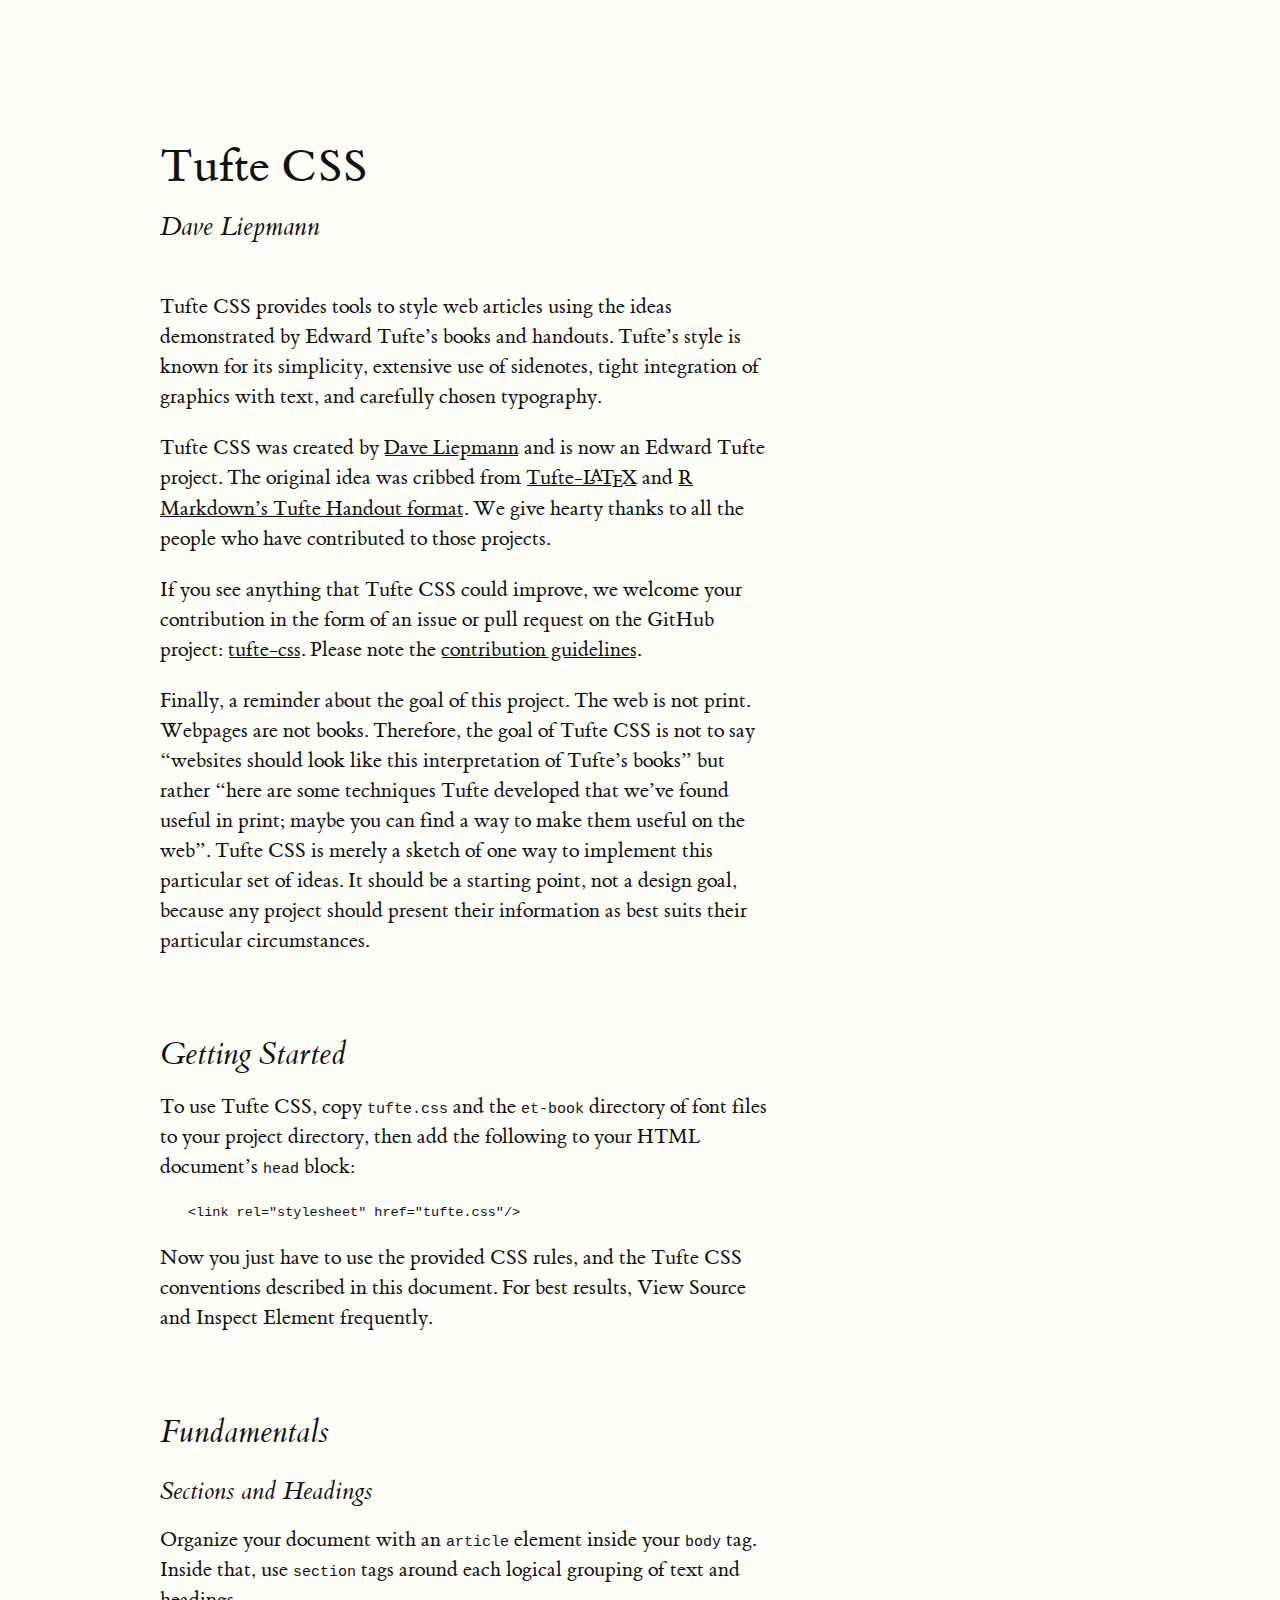
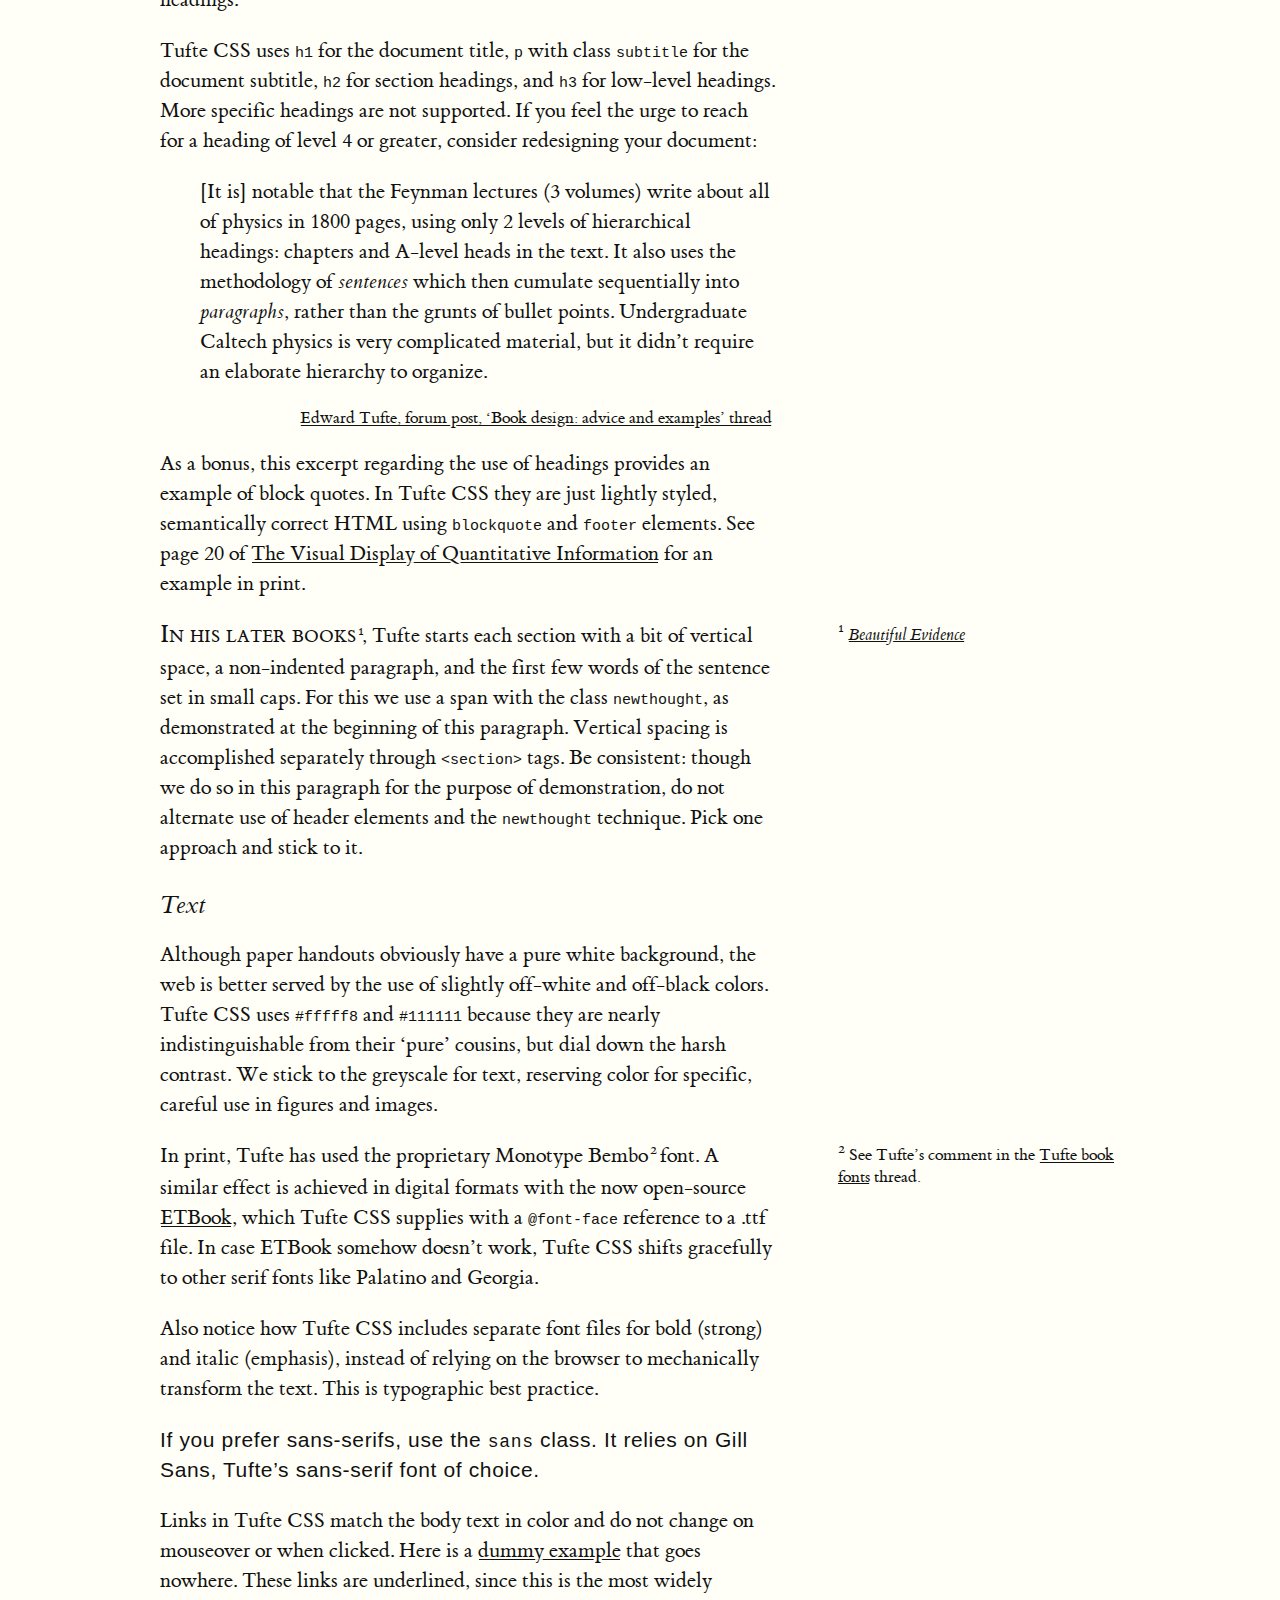
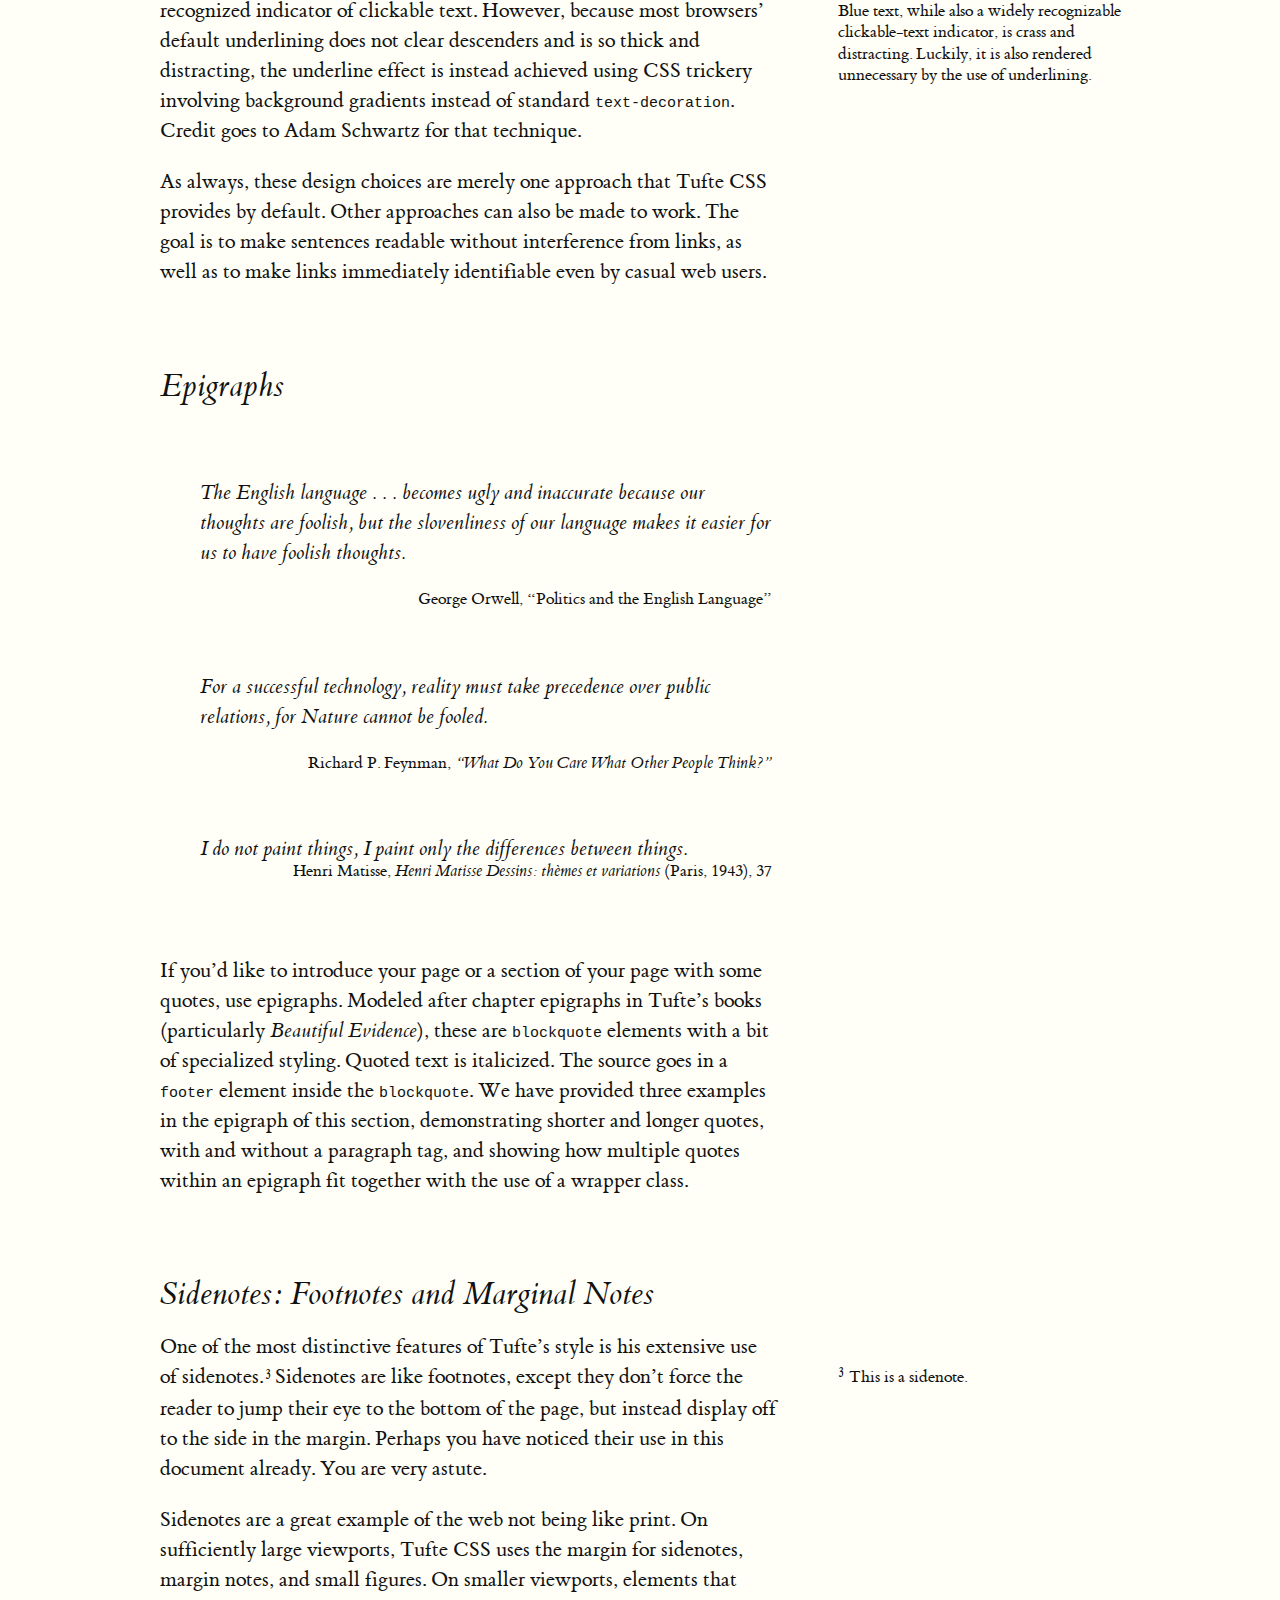
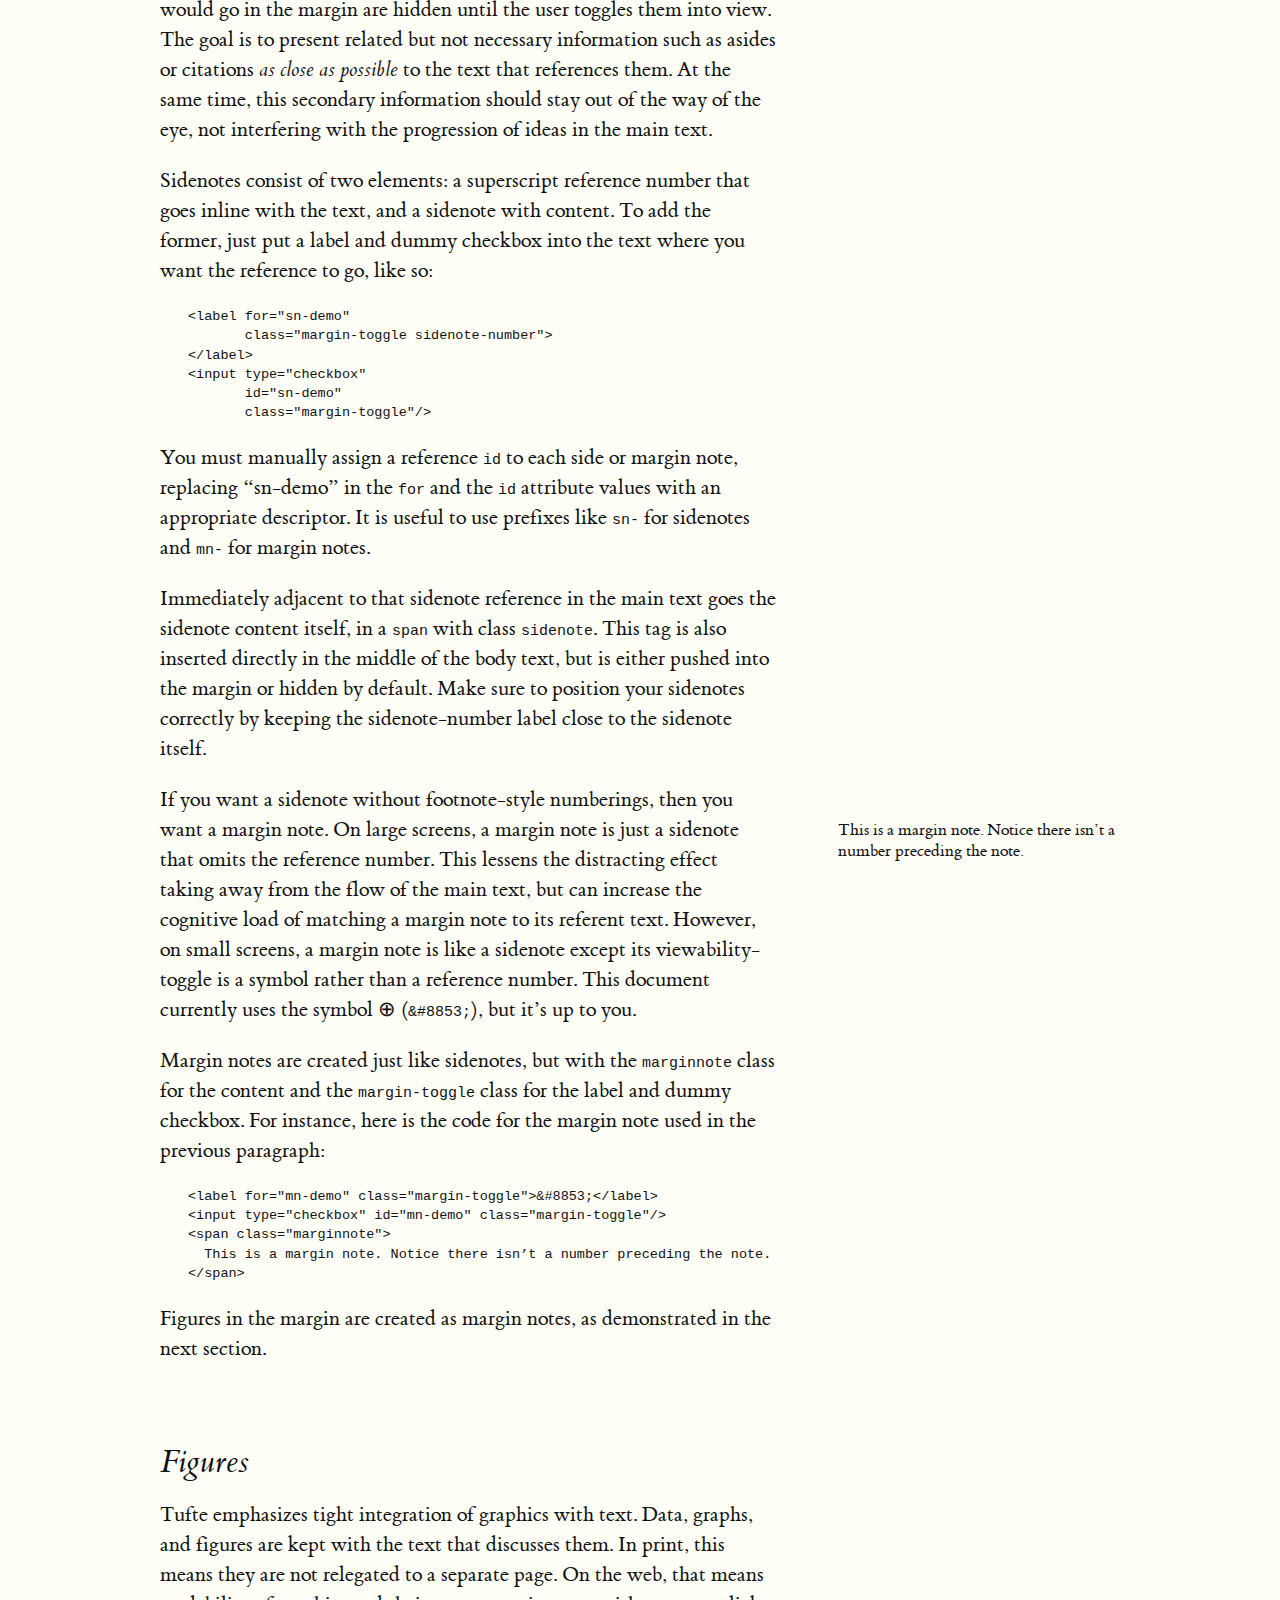
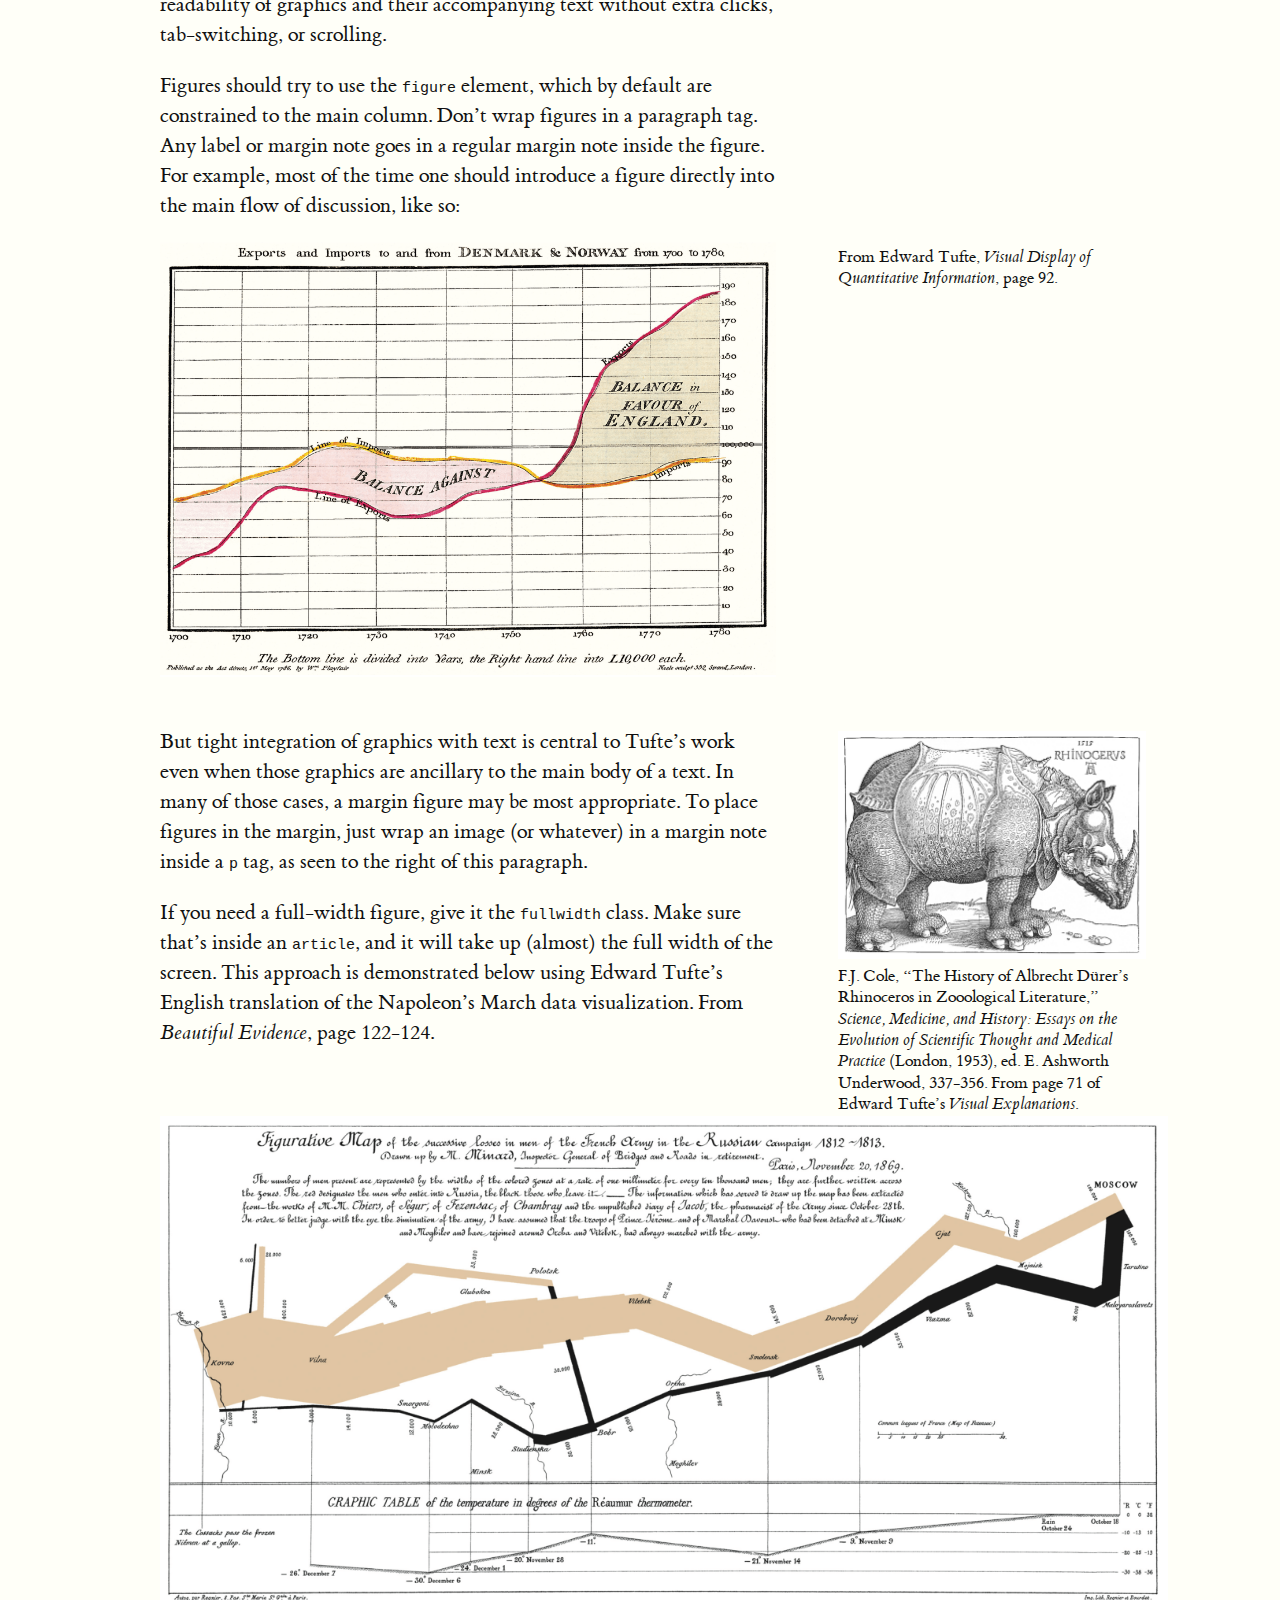
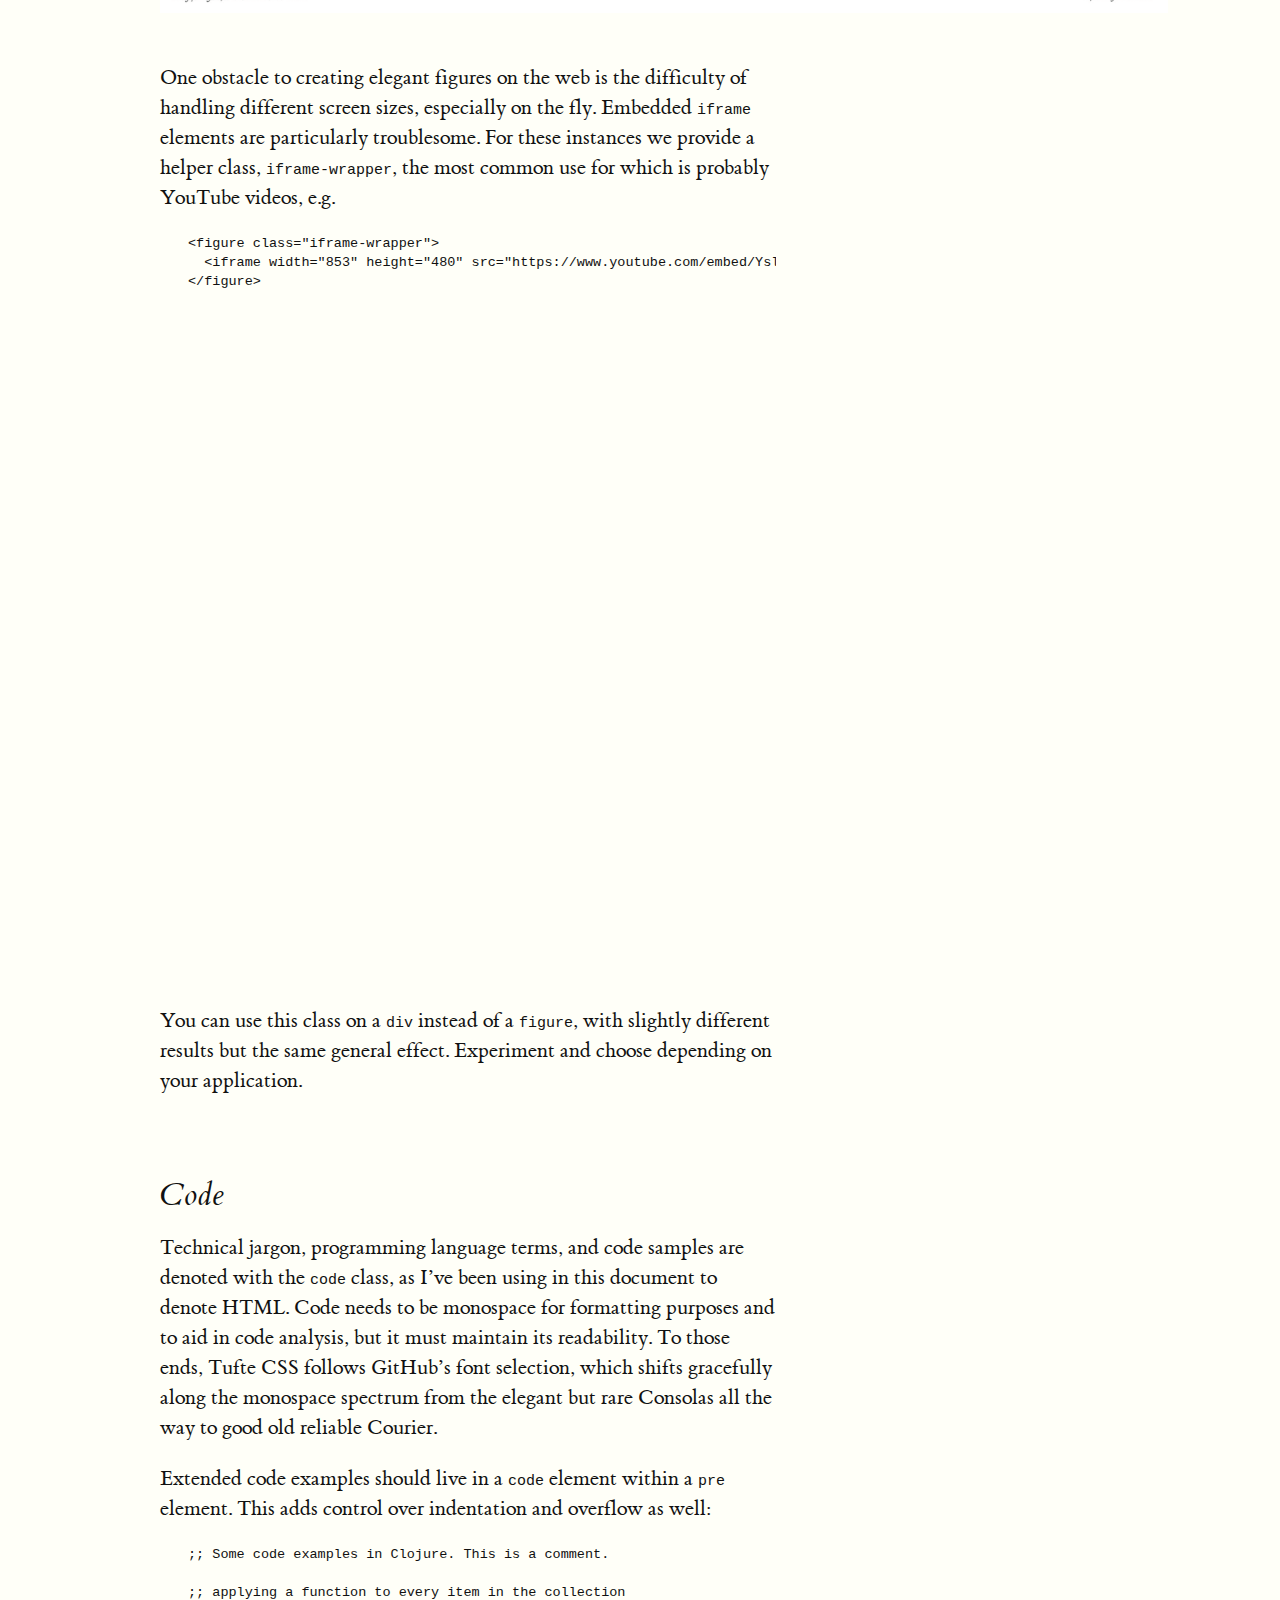
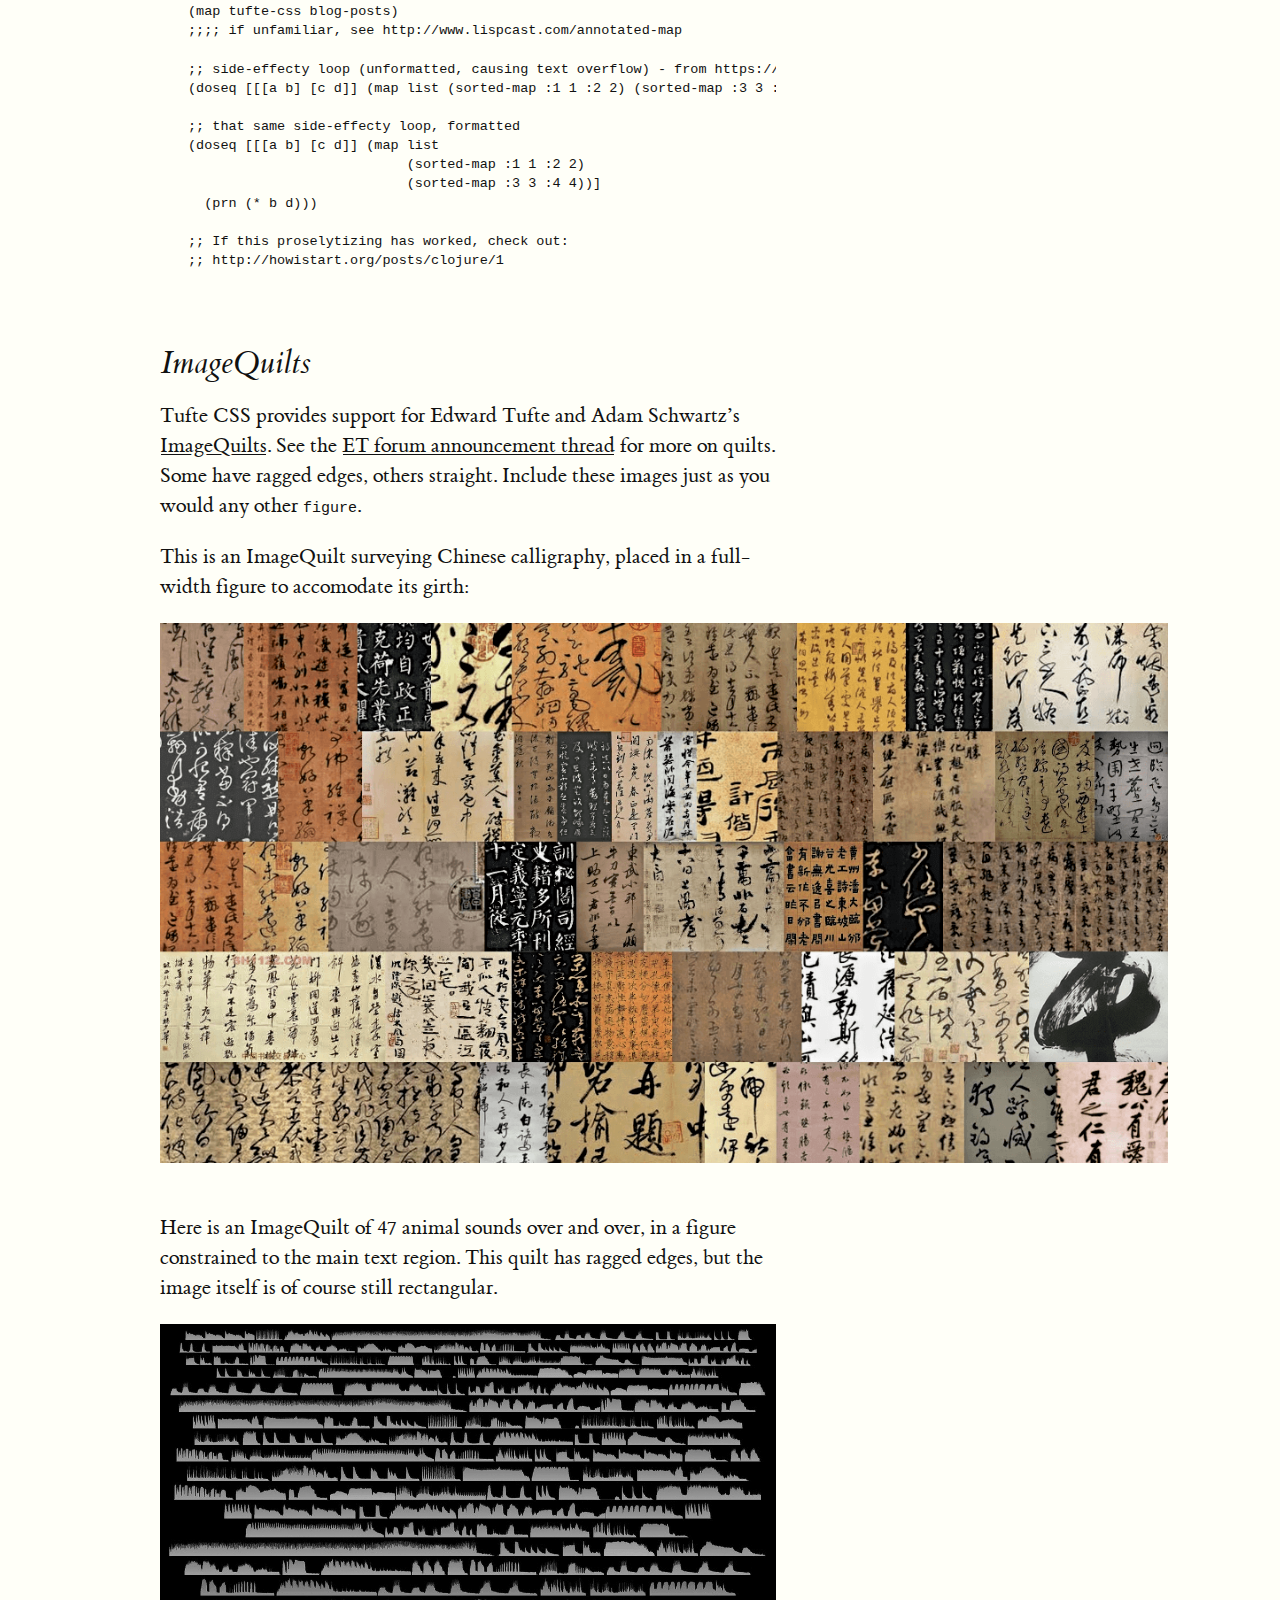
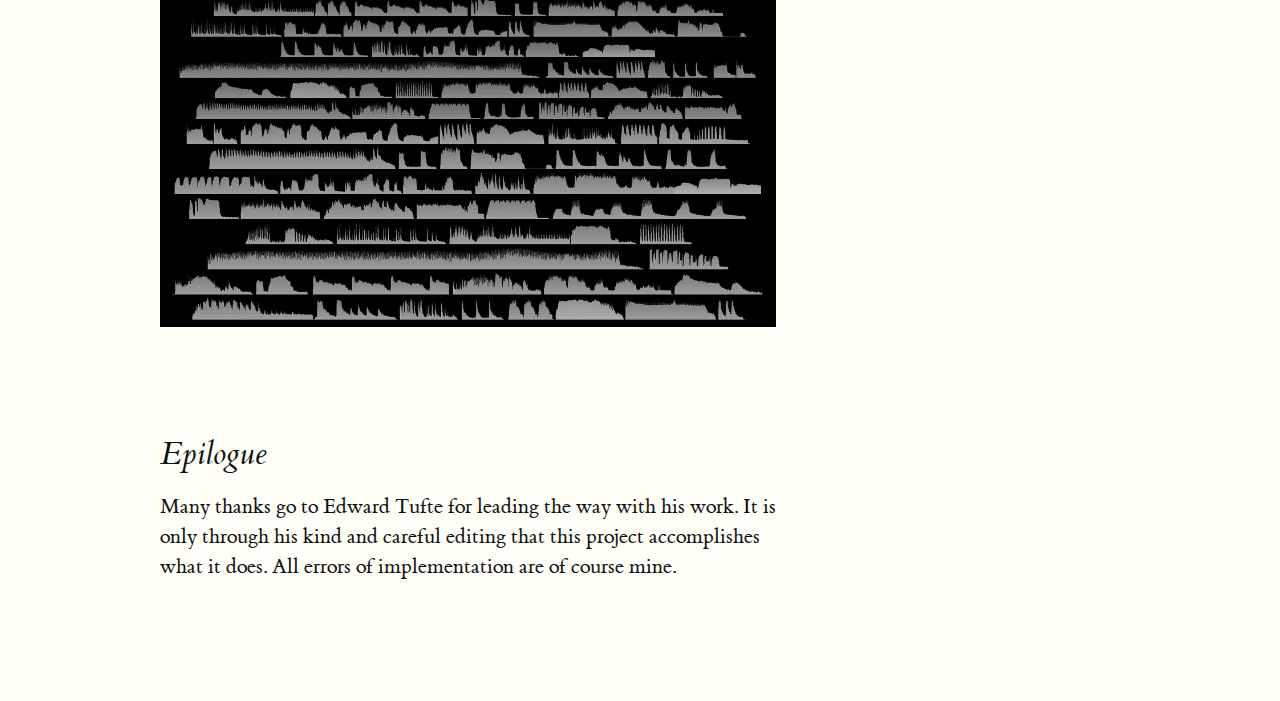
<file: css/tufte-css/index.html>
<!DOCTYPE html>
<html lang="en">
  <head>
    <meta charset="utf-8"/>
    <title>Tufte CSS</title>
    <link rel="stylesheet" href="tufte.css"/>
    <link rel="stylesheet" href="latex.css"/>
    <meta name="viewport" content="width=device-width, initial-scale=1">
  </head>

  <body>
    <article>
      <h1 id="tufte-css">Tufte CSS</h1>
      <p class="subtitle">Dave Liepmann</p>
      <section>
        <p>Tufte CSS provides tools to style web articles using the ideas demonstrated by Edward Tufte’s books and handouts. Tufte’s style is known for its simplicity, extensive use of sidenotes, tight integration of graphics with text, and carefully chosen typography.</p>
        <p>Tufte CSS was created by <a href="http://www.daveliepmann.com">Dave Liepmann</a> and is now an Edward Tufte project. The original idea was cribbed from <a href="https://tufte-latex.github.io/tufte-latex/">Tufte-<span class="latex">L<span class="latex-sup">a</span>T<span class="latex-sub">e</span>X</span></a> and <a href="http://rmarkdown.rstudio.com/tufte_handout_format.html">R Markdown’s Tufte Handout format</a>. We give hearty thanks to all the people who have contributed to those projects.</p>
        <p>If you see anything that Tufte CSS could improve, we welcome your contribution in the form of an issue or pull request on the GitHub project: <a href="https://github.com/edwardtufte/tufte-css">tufte-css</a>. Please note the <a href="https://github.com/edwardtufte/tufte-css#contributing">contribution guidelines</a>.</p>
        <p>Finally, a reminder about the goal of this project. The web is not print. Webpages are not books. Therefore, the goal of Tufte CSS is not to say “websites should look like this interpretation of Tufte’s books” but rather “here are some techniques Tufte developed that we’ve found useful in print; maybe you can find a way to make them useful on the web”. Tufte CSS is merely a sketch of one way to implement this particular set of ideas. It should be a starting point, not a design goal, because any project should present their information as best suits their particular circumstances.</p>
      </section>

      <section>
        <h2 id="getting-started">Getting Started</h2>
        <p>To use Tufte CSS, copy <code>tufte.css</code> and the <code>et-book</code> directory of font files to your project directory, then add the following to your HTML document’s <code>head</code> block:</p>

        <pre><code>&lt;link rel="stylesheet" href="tufte.css"/&gt;</code></pre>

        <p>Now you just have to use the provided CSS rules, and the Tufte CSS conventions described in this document. For best results, View Source and Inspect Element frequently.</p>
      </section>

      <section>
        <h2 id="fundamentals">Fundamentals</h2>
        <h3 id="fundamentals--sections-and-headers">Sections and Headings</h3>
        <p>Organize your document with an <code>article</code> element inside your <code>body</code> tag. Inside that, use <code>section</code> tags around each logical grouping of text and headings.</p>
        <p>Tufte CSS uses <code>h1</code> for the document title, <code>p</code> with class <code>subtitle</code> for the document subtitle, <code>h2</code> for section headings, and <code>h3</code> for low-level headings. More specific headings are not supported. If you feel the urge to reach for a heading of level 4 or greater, consider redesigning your document:</p>
        <blockquote cite="http://www.edwardtufte.com/bboard/q-and-a-fetch-msg?msg_id=0000hB">
          <p>[It is] notable that the Feynman lectures (3 volumes) write about all of physics in 1800 pages, using only 2 levels of hierarchical headings: chapters and A-level heads in the text. It also uses the methodology of <em>sentences</em> which then cumulate sequentially into <em>paragraphs</em>, rather than the grunts of bullet points. Undergraduate Caltech physics is very complicated material, but it didn’t require an elaborate hierarchy to organize.</p>
          <footer><a href="http://www.edwardtufte.com/bboard/q-and-a-fetch-msg?msg_id=0000hB">Edward Tufte, forum post, ‘Book design: advice and examples’ thread</a></footer>
        </blockquote>
        <p>As a bonus, this excerpt regarding the use of headings provides an example of block quotes. In Tufte CSS they are just lightly styled, semantically correct HTML using <code>blockquote</code> and <code>footer</code> elements. See page 20 of <a href="https://www.edwardtufte.com/tufte/books_vdqi">The Visual Display of Quantitative Information</a> for an example in print.</p>
        <p><span class="newthought">In his later books<label for="sn-in-his-later-books" class="margin-toggle sidenote-number"></label></span><input type="checkbox" id="sn-in-his-later-books" class="margin-toggle"/><span class="sidenote"><a href="http://www.edwardtufte.com/tufte/books_be"><em>Beautiful Evidence</em></a></span>, Tufte starts each section with a bit of vertical space, a non-indented paragraph, and the first few words of the sentence set in small caps. For this we use a span with the class <code>newthought</code>, as demonstrated at the beginning of this paragraph. Vertical spacing is accomplished separately through <code>&lt;section&gt;</code> tags. Be consistent: though we do so in this paragraph for the purpose of demonstration, do not alternate use of header elements and the <code>newthought</code> technique. Pick one approach and stick to it.</p>

        <h3 id="fundamentals--text">Text</h3>
        <p>Although paper handouts obviously have a pure white background, the web is better served by the use of slightly off-white and off-black colors. Tufte CSS uses <code>#fffff8</code> and <code>#111111</code> because they are nearly indistinguishable from their ‘pure’ cousins, but dial down the harsh contrast. We stick to the greyscale for text, reserving color for specific, careful use in figures and images.</p>
        <p>In print, Tufte has used the proprietary Monotype Bembo<label for="sn-proprietary-monotype-bembo" class="margin-toggle sidenote-number"></label><input type="checkbox" id="sn-proprietary-monotype-bembo" class="margin-toggle"/><span class="sidenote">See Tufte’s comment in the <a href="http://www.edwardtufte.com/bboard/q-and-a-fetch-msg?msg_id=0000Vt">Tufte book fonts</a> thread.</span> font. A similar effect is achieved in digital formats with the now open-source <a href="https://github.com/edwardtufte/et-book">ETBook</a>, which Tufte CSS supplies with a <code>@font-face</code> reference to a .ttf file. In case ETBook somehow doesn’t work, Tufte CSS shifts gracefully to other serif fonts like Palatino and Georgia.</p>
        <p>Also notice how Tufte CSS includes separate font files for bold (strong) and italic (emphasis), instead of relying on the browser to mechanically transform the text. This is typographic best practice.</p>
        <p class="sans">If you prefer sans-serifs, use the <code>sans</code> class. It relies on Gill Sans, Tufte’s sans-serif font of choice.</p>
        <p>Links in Tufte CSS match the body text in color and do not change on mouseover or when clicked. Here is a <a href="#">dummy example</a> that goes nowhere. These links are underlined, since this is the most widely recognized indicator of clickable text. <label for="mn-blue-links" class="margin-toggle">&#8853;</label><input type="checkbox" id="mn-blue-links" class="margin-toggle"/><span class="marginnote">Blue text, while also a widely recognizable clickable-text indicator, is crass and distracting. Luckily, it is also rendered unnecessary by the use of underlining.</span> However, because most browsers’ default underlining does not clear descenders and is so thick and distracting, the underline effect is instead achieved using CSS trickery involving background gradients instead of standard <code>text-decoration</code>. Credit goes to Adam Schwartz for that technique.</p>
        <p>As always, these design choices are merely one approach that Tufte CSS provides by default. Other approaches can also be made to work. The goal is to make sentences readable without interference from links, as well as to make links immediately identifiable even by casual web users.</p>
      </section>

      <section>
        <h2 id="epigraphs">Epigraphs</h2>
        <div class="epigraph">
          <blockquote>
            <p>The English language . . . becomes ugly and inaccurate because our thoughts are foolish, but the slovenliness of our language makes it easier for us to have foolish thoughts.</p>
            <footer>George Orwell, “Politics and the English Language”</footer>
          </blockquote>
          <blockquote>
            <p>For a successful technology, reality must take precedence over public relations, for Nature cannot be fooled.</p>
            <footer>Richard P. Feynman, <cite>“What Do You Care What Other People Think?”</cite></footer>
          </blockquote>
          <blockquote>I do not paint things, I paint only the differences between things.<footer>Henri Matisse, <cite>Henri Matisse Dessins: thèmes et variations</cite> (Paris, 1943), 37</footer></blockquote>
        </div>
        <p>If you’d like to introduce your page or a section of your page with some quotes, use epigraphs. Modeled after chapter epigraphs in Tufte’s books (particularly <em>Beautiful Evidence</em>), these are <code>blockquote</code> elements with a bit of specialized styling. Quoted text is italicized. The source goes in a <code>footer</code> element inside the <code>blockquote</code>. We have provided three examples in the epigraph of this section, demonstrating shorter and longer quotes, with and without a paragraph tag, and showing how multiple quotes within an epigraph fit together with the use of a wrapper class.</p>
      </section>

      <section>
        <h2 id="sidenotes">Sidenotes: Footnotes and Marginal Notes</h2>
        <p>One of the most distinctive features of Tufte’s style is his extensive use of sidenotes.<label for="sn-extensive-use-of-sidenotes" class="margin-toggle sidenote-number"></label><input type="checkbox" id="sn-extensive-use-of-sidenotes" class="margin-toggle"/><span class="sidenote">This is a sidenote.</span> Sidenotes are like footnotes, except they don’t force the reader to jump their eye to the bottom of the page, but instead display off to the side in the margin. Perhaps you have noticed their use in this document already. You are very astute.</p>
        <p>Sidenotes are a great example of the web not being like print. On sufficiently large viewports, Tufte CSS uses the margin for sidenotes, margin notes, and small figures. On smaller viewports, elements that would go in the margin are hidden until the user toggles them into view. The goal is to present related but not necessary information such as asides or citations <em>as close as possible</em> to the text that references them. At the same time, this secondary information should stay out of the way of the eye, not interfering with the progression of ideas in the main text.</p>
        <p>Sidenotes consist of two elements: a superscript reference number that goes inline with the text, and a sidenote with content. To add the former, just put a label and dummy checkbox into the text where you want the reference to go, like so:</p>
        <pre><code>&lt;label for="sn-demo"
       class="margin-toggle sidenote-number"&gt;
&lt;/label&gt;
&lt;input type="checkbox"
       id="sn-demo"
       class="margin-toggle"/&gt;</code></pre>
        <p>You must manually assign a reference <code>id</code> to each side or margin note, replacing “sn-demo” in the <code>for</code> and the <code>id</code> attribute values with an appropriate descriptor. It is useful to use prefixes like <code>sn-</code> for sidenotes and <code>mn-</code> for margin notes.</p>
        <p>Immediately adjacent to that sidenote reference in the main text goes the sidenote content itself, in a <code>span</code> with class <code>sidenote</code>. This tag is also inserted directly in the middle of the body text, but is either pushed into the margin or hidden by default. Make sure to position your sidenotes correctly by keeping the sidenote-number label close to the sidenote itself.</p>
        <p>If you want a sidenote without footnote-style numberings, then you want a margin note.
          <label for="mn-demo" class="margin-toggle">&#8853;</label>
          <input type="checkbox" id="mn-demo" class="margin-toggle"/>
          <span class="marginnote">
            This is a margin note. Notice there isn’t a number preceding the note.
          </span> On large screens, a margin note is just a sidenote that omits the reference number. This lessens the distracting effect taking away from the flow of the main text, but can increase the cognitive load of matching a margin note to its referent text. However, on small screens, a margin note is like a sidenote except its viewability-toggle is a symbol rather than a reference number. This document currently uses the symbol &#8853; (<code>&amp;#8853;</code>), but it’s up to you.</p>
        <p>Margin notes are created just like sidenotes, but with the <code>marginnote</code> class for the content and the <code>margin-toggle</code> class for the label and dummy checkbox. For instance, here is the code for the margin note used in the previous paragraph:</p>
        <pre><code>&lt;label for="mn-demo" class="margin-toggle"&gt;&amp;#8853;&lt;/label&gt;
&lt;input type="checkbox" id="mn-demo" class="margin-toggle"/&gt;
&lt;span class="marginnote"&gt;
  This is a margin note. Notice there isn’t a number preceding the note.
&lt;/span&gt;</code></pre>
        <p>Figures in the margin are created as margin notes, as demonstrated in the next section.</p>
      </section>

      <section>
        <h2 id="figures">Figures</h2>
        <p>Tufte emphasizes tight integration of graphics with text. Data, graphs, and figures are kept with the text that discusses them. In print, this means they are not relegated to a separate page. On the web, that means readability of graphics and their accompanying text without extra clicks, tab-switching, or scrolling.</p>
        <p>Figures should try to use the <code>figure</code> element, which by default are constrained to the main column. Don’t wrap figures in a paragraph tag. Any label or margin note goes in a regular margin note inside the figure. For example, most of the time one should introduce a figure directly into the main flow of discussion, like so:</p>
        <figure>
          <label for="mn-exports-imports" class="margin-toggle">&#8853;</label><input type="checkbox" id="mn-exports-imports" class="margin-toggle"/><span class="marginnote">From Edward Tufte, <em>Visual Display of Quantitative Information</em>, page 92.</span>
          <img src="img/exports-imports.png" alt="Exports and Imports to and from Denmark & Norway from 1700 to 1780" />
        </figure>

        <p><label for="mn-figure-1" class="margin-toggle">&#8853;</label><input type="checkbox" id="mn-figure-1" class="margin-toggle"/><span class="marginnote"><img src="img/rhino.png" alt="Image of a Rhinoceros"/>F.J. Cole, “The History of Albrecht Dürer’s Rhinoceros in Zooological Literature,” <em>Science, Medicine, and History: Essays on the Evolution of Scientific Thought and Medical Practice</em> (London, 1953), ed. E. Ashworth Underwood, 337-356. From page 71 of Edward Tufte’s <em>Visual Explanations</em>.</span> But tight integration of graphics with text is central to Tufte’s work even when those graphics are ancillary to the main body of a text. In many of those cases, a margin figure may be most appropriate. To place figures in the margin, just wrap an image (or whatever) in a margin note inside a <code>p</code> tag, as seen to the right of this paragraph.</p>
        <p>If you need a full-width figure, give it the <code>fullwidth</code> class. Make sure that’s inside an <code>article</code>, and it will take up (almost) the full width of the screen. This approach is demonstrated below using Edward Tufte’s English translation of the Napoleon’s March data visualization. From <em>Beautiful Evidence</em>, page 122-124.</p>
        <figure class="fullwidth">
          <img src="img/napoleons-march.png" alt="Figurative map of the successive losses of the French Army in the Russian campaign, 1812-1813" />
        </figure>
        <p>One obstacle to creating elegant figures on the web is the difficulty of handling different screen sizes, especially on the fly. Embedded <code>iframe</code> elements are particularly troublesome. For these instances we provide a helper class, <code>iframe-wrapper</code>, the most common use for which is probably YouTube videos, e.g.</p>
        <pre><code>&lt;figure class="iframe-wrapper"&gt;
  &lt;iframe width="853" height="480" src="https://www.youtube.com/embed/YslQ2625TR4" frameborder="0" allowfullscreen&gt;&lt;/iframe&gt;
&lt;/figure&gt;</code></pre>
        <figure class="iframe-wrapper">
          <iframe width="853" height="480" src="https://www.youtube.com/embed/YslQ2625TR4" frameborder="0" allowfullscreen></iframe>
        </figure>
        <p>You can use this class on a <code>div</code> instead of a <code>figure</code>, with slightly different results but the same general effect. Experiment and choose depending on your application.</p>
      </section>

      <section>
        <h2 id="code">Code</h2>
        <p>Technical jargon, programming language terms, and code samples are denoted with the <code>code</code> class, as I’ve been using in this document to denote HTML. Code needs to be monospace for formatting purposes and to aid in code analysis, but it must maintain its readability. To those ends, Tufte CSS follows GitHub’s font selection, which shifts gracefully along the monospace spectrum from the elegant but rare Consolas all the way to good old reliable Courier.</p>
        <p>Extended code examples should live in a <code>code</code> element within a <code>pre</code> element. This adds control over indentation and overflow as well:</p>
        <pre><code>;; Some code examples in Clojure. This is a comment.

;; applying a function to every item in the collection
(map tufte-css blog-posts)
;;;; if unfamiliar, see http://www.lispcast.com/annotated-map

;; side-effecty loop (unformatted, causing text overflow) - from https://clojuredocs.org/clojure.core/doseq
(doseq [[[a b] [c d]] (map list (sorted-map :1 1 :2 2) (sorted-map :3 3 :4 4))] (prn (* b d)))

;; that same side-effecty loop, formatted
(doseq [[[a b] [c d]] (map list
                           (sorted-map :1 1 :2 2)
                           (sorted-map :3 3 :4 4))]
  (prn (* b d)))

;; If this proselytizing has worked, check out:
;; http://howistart.org/posts/clojure/1</code></pre>
      </section>

      <section>
        <h2 id="imagequilts">ImageQuilts</h2>
        <p>Tufte CSS provides support for Edward Tufte and Adam Schwartz’s <a href="http://imagequilts.com/">ImageQuilts</a>. See the <a href="http://www.edwardtufte.com/bboard/q-and-a-fetch-msg?msg_id=0003wk">ET forum announcement thread</a> for more on quilts. Some have ragged edges, others straight. Include these images just as you would any other <code>figure</code>.</p>
        <p>This is an ImageQuilt surveying Chinese calligraphy, placed in a full-width figure to accomodate its girth:</p>
        <figure class="fullwidth"><img src="img/imagequilt-chinese-calligraphy.png" alt="Image of Chinese Calligraphy"/></figure>
        <p>Here is an ImageQuilt of 47 animal sounds over and over, in a figure constrained to the main text region. This quilt has ragged edges, but the image itself is of course still rectangular.</p>
        <figure><img src="img/imagequilt-animal-sounds.png" alt="Image of animal sounds"/></figure>
      </section>

      <section>
        <h2 id="epilogue">Epilogue</h2>
        <p>Many thanks go to Edward Tufte for leading the way with his work. It is only through his kind and careful editing that this project accomplishes what it does. All errors of implementation are of course mine.</p>
      </section>
    </article>
  </body>
</html>
</file>
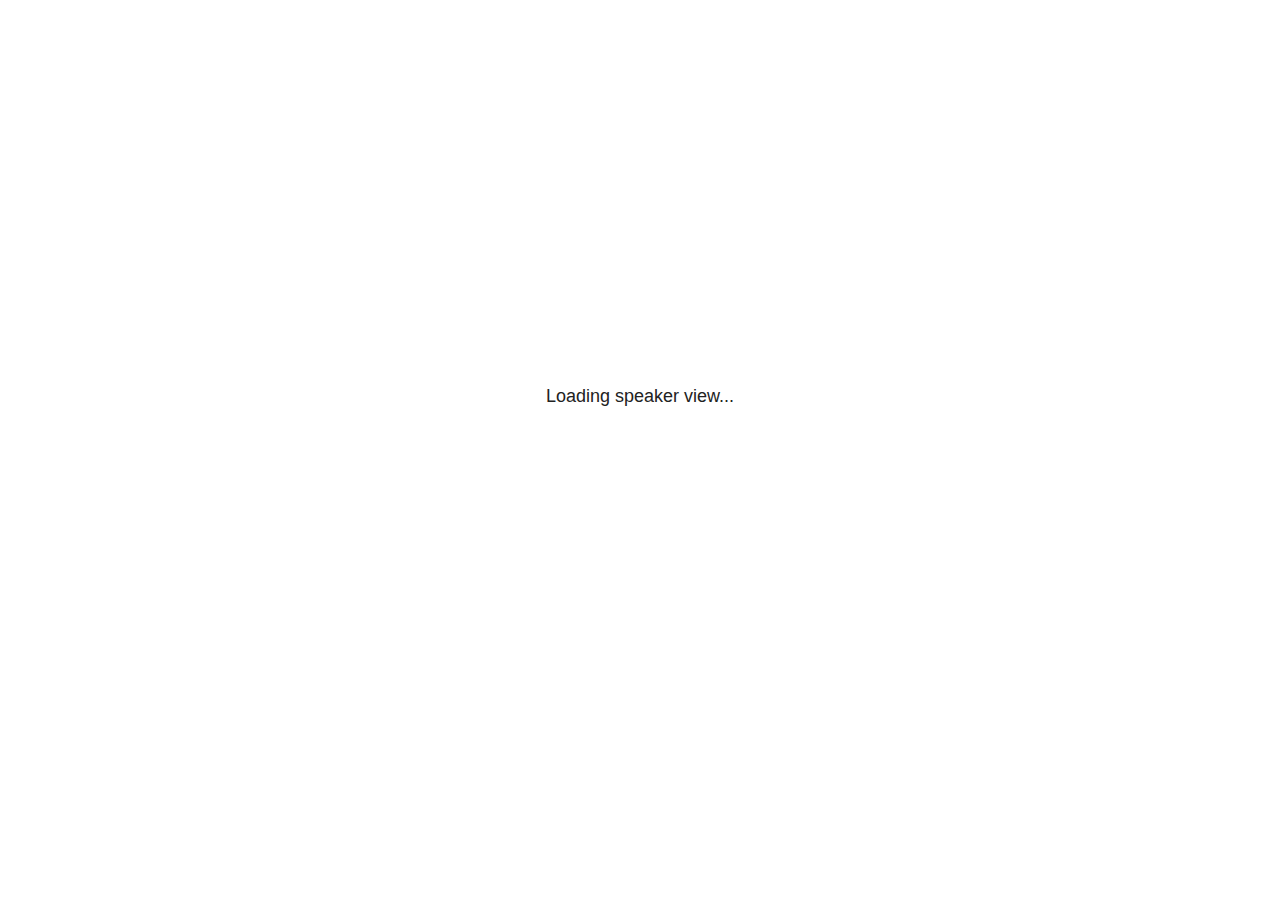
<file: plugin/notes/speaker-view.html>
<html lang="en">
	<head>
		<meta charset="utf-8">

		<title>reveal.js - Speaker View</title>

		<style>
			body {
				font-family: Helvetica;
				font-size: 18px;
			}

			#current-slide,
			#upcoming-slide,
			#speaker-controls {
				padding: 6px;
				box-sizing: border-box;
				-moz-box-sizing: border-box;
			}

			#current-slide iframe,
			#upcoming-slide iframe {
				width: 100%;
				height: 100%;
				border: 1px solid #ddd;
			}

			#current-slide .label,
			#upcoming-slide .label {
				position: absolute;
				top: 10px;
				left: 10px;
				z-index: 2;
			}

			#connection-status {
				position: absolute;
				top: 0;
				left: 0;
				width: 100%;
				height: 100%;
				z-index: 20;
				padding: 30% 20% 20% 20%;
				font-size: 18px;
				color: #222;
				background: #fff;
				text-align: center;
				box-sizing: border-box;
				line-height: 1.4;
			}

			.overlay-element {
				height: 34px;
				line-height: 34px;
				padding: 0 10px;
				text-shadow: none;
				background: rgba( 220, 220, 220, 0.8 );
				color: #222;
				font-size: 14px;
			}

			.overlay-element.interactive:hover {
				background: rgba( 220, 220, 220, 1 );
			}

			#current-slide {
				position: absolute;
				width: 60%;
				height: 100%;
				top: 0;
				left: 0;
				padding-right: 0;
			}

			#upcoming-slide {
				position: absolute;
				width: 40%;
				height: 40%;
				right: 0;
				top: 0;
			}

			/* Speaker controls */
			#speaker-controls {
				position: absolute;
				top: 40%;
				right: 0;
				width: 40%;
				height: 60%;
				overflow: auto;
				font-size: 18px;
			}

				.speaker-controls-time.hidden,
				.speaker-controls-notes.hidden {
					display: none;
				}

				.speaker-controls-time .label,
				.speaker-controls-pace .label,
				.speaker-controls-notes .label {
					text-transform: uppercase;
					font-weight: normal;
					font-size: 0.66em;
					color: #666;
					margin: 0;
				}

				.speaker-controls-time, .speaker-controls-pace {
					border-bottom: 1px solid rgba( 200, 200, 200, 0.5 );
					margin-bottom: 10px;
					padding: 10px 16px;
					padding-bottom: 20px;
					cursor: pointer;
				}

				.speaker-controls-time .reset-button {
					opacity: 0;
					float: right;
					color: #666;
					text-decoration: none;
				}
				.speaker-controls-time:hover .reset-button {
					opacity: 1;
				}

				.speaker-controls-time .timer,
				.speaker-controls-time .clock {
					width: 50%;
				}

				.speaker-controls-time .timer,
				.speaker-controls-time .clock,
				.speaker-controls-time .pacing .hours-value,
				.speaker-controls-time .pacing .minutes-value,
				.speaker-controls-time .pacing .seconds-value {
					font-size: 1.9em;
				}

				.speaker-controls-time .timer {
					float: left;
				}

				.speaker-controls-time .clock {
					float: right;
					text-align: right;
				}

				.speaker-controls-time span.mute {
					opacity: 0.3;
				}

				.speaker-controls-time .pacing-title {
					margin-top: 5px;
				}

				.speaker-controls-time .pacing.ahead {
					color: blue;
				}

				.speaker-controls-time .pacing.on-track {
					color: green;
				}

				.speaker-controls-time .pacing.behind {
					color: red;
				}

				.speaker-controls-notes {
					padding: 10px 16px;
				}

				.speaker-controls-notes .value {
					margin-top: 5px;
					line-height: 1.4;
					font-size: 1.2em;
				}

			/* Layout selector */
			#speaker-layout {
				position: absolute;
				top: 10px;
				right: 10px;
				color: #222;
				z-index: 10;
			}
				#speaker-layout select {
					position: absolute;
					width: 100%;
					height: 100%;
					top: 0;
					left: 0;
					border: 0;
					box-shadow: 0;
					cursor: pointer;
					opacity: 0;

					font-size: 1em;
					background-color: transparent;

					-moz-appearance: none;
					-webkit-appearance: none;
					-webkit-tap-highlight-color: rgba(0, 0, 0, 0);
				}

				#speaker-layout select:focus {
					outline: none;
					box-shadow: none;
				}

			.clear {
				clear: both;
			}

			/* Speaker layout: Wide */
			body[data-speaker-layout="wide"] #current-slide,
			body[data-speaker-layout="wide"] #upcoming-slide {
				width: 50%;
				height: 45%;
				padding: 6px;
			}

			body[data-speaker-layout="wide"] #current-slide {
				top: 0;
				left: 0;
			}

			body[data-speaker-layout="wide"] #upcoming-slide {
				top: 0;
				left: 50%;
			}

			body[data-speaker-layout="wide"] #speaker-controls {
				top: 45%;
				left: 0;
				width: 100%;
				height: 50%;
				font-size: 1.25em;
			}

			/* Speaker layout: Tall */
			body[data-speaker-layout="tall"] #current-slide,
			body[data-speaker-layout="tall"] #upcoming-slide {
				width: 45%;
				height: 50%;
				padding: 6px;
			}

			body[data-speaker-layout="tall"] #current-slide {
				top: 0;
				left: 0;
			}

			body[data-speaker-layout="tall"] #upcoming-slide {
				top: 50%;
				left: 0;
			}

			body[data-speaker-layout="tall"] #speaker-controls {
				padding-top: 40px;
				top: 0;
				left: 45%;
				width: 55%;
				height: 100%;
				font-size: 1.25em;
			}

			/* Speaker layout: Notes only */
			body[data-speaker-layout="notes-only"] #current-slide,
			body[data-speaker-layout="notes-only"] #upcoming-slide {
				display: none;
			}

			body[data-speaker-layout="notes-only"] #speaker-controls {
				padding-top: 40px;
				top: 0;
				left: 0;
				width: 100%;
				height: 100%;
				font-size: 1.25em;
			}

			@media screen and (max-width: 1080px) {
				body[data-speaker-layout="default"] #speaker-controls {
					font-size: 16px;
				}
			}

			@media screen and (max-width: 900px) {
				body[data-speaker-layout="default"] #speaker-controls {
					font-size: 14px;
				}
			}

			@media screen and (max-width: 800px) {
				body[data-speaker-layout="default"] #speaker-controls {
					font-size: 12px;
				}
			}

		</style>
	</head>

	<body>

		<div id="connection-status">Loading speaker view...</div>

		<div id="current-slide"></div>
		<div id="upcoming-slide"><span class="overlay-element label">Upcoming</span></div>
		<div id="speaker-controls">
			<div class="speaker-controls-time">
				<h4 class="label">Time <span class="reset-button">Click to Reset</span></h4>
				<div class="clock">
					<span class="clock-value">0:00 AM</span>
				</div>
				<div class="timer">
					<span class="hours-value">00</span><span class="minutes-value">:00</span><span class="seconds-value">:00</span>
				</div>
				<div class="clear"></div>

				<h4 class="label pacing-title" style="display: none">Pacing – Time to finish current slide</h4>
				<div class="pacing" style="display: none">
					<span class="hours-value">00</span><span class="minutes-value">:00</span><span class="seconds-value">:00</span>
				</div>
			</div>

			<div class="speaker-controls-notes hidden">
				<h4 class="label">Notes</h4>
				<div class="value"></div>
			</div>
		</div>
		<div id="speaker-layout" class="overlay-element interactive">
			<span class="speaker-layout-label"></span>
			<select class="speaker-layout-dropdown"></select>
		</div>

		<script>

			(function() {

				var notes,
					notesValue,
					currentState,
					currentSlide,
					upcomingSlide,
					layoutLabel,
					layoutDropdown,
					pendingCalls = {},
					lastRevealApiCallId = 0,
					connected = false;

				var SPEAKER_LAYOUTS = {
					'default': 'Default',
					'wide': 'Wide',
					'tall': 'Tall',
					'notes-only': 'Notes only'
				};

				setupLayout();

				var connectionStatus = document.querySelector( '#connection-status' );
				var connectionTimeout = setTimeout( function() {
					connectionStatus.innerHTML = 'Error connecting to main window.<br>Please try closing and reopening the speaker view.';
				}, 5000 );

				window.addEventListener( 'message', function( event ) {

					clearTimeout( connectionTimeout );
					connectionStatus.style.display = 'none';

					var data = JSON.parse( event.data );

					// The overview mode is only useful to the reveal.js instance
					// where navigation occurs so we don't sync it
					if( data.state ) delete data.state.overview;

					// Messages sent by the notes plugin inside of the main window
					if( data && data.namespace === 'reveal-notes' ) {
						if( data.type === 'connect' ) {
							handleConnectMessage( data );
						}
						else if( data.type === 'state' ) {
							handleStateMessage( data );
						}
						else if( data.type === 'return' ) {
							pendingCalls[data.callId](data.result);
							delete pendingCalls[data.callId];
						}
					}
					// Messages sent by the reveal.js inside of the current slide preview
					else if( data && data.namespace === 'reveal' ) {
						if( /ready/.test( data.eventName ) ) {
							// Send a message back to notify that the handshake is complete
							window.opener.postMessage( JSON.stringify({ namespace: 'reveal-notes', type: 'connected'} ), '*' );
						}
						else if( /slidechanged|fragmentshown|fragmenthidden|paused|resumed/.test( data.eventName ) && currentState !== JSON.stringify( data.state ) ) {

							window.opener.postMessage( JSON.stringify({ method: 'setState', args: [ data.state ]} ), '*' );

						}
					}

				} );

				/**
				 * Asynchronously calls the Reveal.js API of the main frame.
				 */
				function callRevealApi( methodName, methodArguments, callback ) {

					var callId = ++lastRevealApiCallId;
					pendingCalls[callId] = callback;
					window.opener.postMessage( JSON.stringify( {
						namespace: 'reveal-notes',
						type: 'call',
						callId: callId,
						methodName: methodName,
						arguments: methodArguments
					} ), '*' );

				}

				/**
				 * Called when the main window is trying to establish a
				 * connection.
				 */
				function handleConnectMessage( data ) {

					if( connected === false ) {
						connected = true;

						setupIframes( data );
						setupKeyboard();
						setupNotes();
						setupTimer();
					}

				}

				/**
				 * Called when the main window sends an updated state.
				 */
				function handleStateMessage( data ) {

					// Store the most recently set state to avoid circular loops
					// applying the same state
					currentState = JSON.stringify( data.state );

					// No need for updating the notes in case of fragment changes
					if ( data.notes ) {
						notes.classList.remove( 'hidden' );
						notesValue.style.whiteSpace = data.whitespace;
						if( data.markdown ) {
							notesValue.innerHTML = marked( data.notes );
						}
						else {
							notesValue.innerHTML = data.notes;
						}
					}
					else {
						notes.classList.add( 'hidden' );
					}

					// Update the note slides
					currentSlide.contentWindow.postMessage( JSON.stringify({ method: 'setState', args: [ data.state ] }), '*' );
					upcomingSlide.contentWindow.postMessage( JSON.stringify({ method: 'setState', args: [ data.state ] }), '*' );
					upcomingSlide.contentWindow.postMessage( JSON.stringify({ method: 'next' }), '*' );

				}

				// Limit to max one state update per X ms
				handleStateMessage = debounce( handleStateMessage, 200 );

				/**
				 * Forward keyboard events to the current slide window.
				 * This enables keyboard events to work even if focus
				 * isn't set on the current slide iframe.
				 *
				 * Block F5 default handling, it reloads and disconnects
				 * the speaker notes window.
				 */
				function setupKeyboard() {

					document.addEventListener( 'keydown', function( event ) {
						if( event.keyCode === 116 || ( event.metaKey && event.keyCode === 82 ) ) {
							event.preventDefault();
							return false;
						}
						currentSlide.contentWindow.postMessage( JSON.stringify({ method: 'triggerKey', args: [ event.keyCode ] }), '*' );
					} );

				}

				/**
				 * Creates the preview iframes.
				 */
				function setupIframes( data ) {

					var params = [
						'receiver',
						'progress=false',
						'history=false',
						'transition=none',
						'autoSlide=0',
						'backgroundTransition=none'
					].join( '&' );

					var urlSeparator = /\?/.test(data.url) ? '&' : '?';
					var hash = '#/' + data.state.indexh + '/' + data.state.indexv;
					var currentURL = data.url + urlSeparator + params + '&postMessageEvents=true' + hash;
					var upcomingURL = data.url + urlSeparator + params + '&controls=false' + hash;

					currentSlide = document.createElement( 'iframe' );
					currentSlide.setAttribute( 'width', 1280 );
					currentSlide.setAttribute( 'height', 1024 );
					currentSlide.setAttribute( 'src', currentURL );
					document.querySelector( '#current-slide' ).appendChild( currentSlide );

					upcomingSlide = document.createElement( 'iframe' );
					upcomingSlide.setAttribute( 'width', 640 );
					upcomingSlide.setAttribute( 'height', 512 );
					upcomingSlide.setAttribute( 'src', upcomingURL );
					document.querySelector( '#upcoming-slide' ).appendChild( upcomingSlide );

				}

				/**
				 * Setup the notes UI.
				 */
				function setupNotes() {

					notes = document.querySelector( '.speaker-controls-notes' );
					notesValue = document.querySelector( '.speaker-controls-notes .value' );

				}

				function getTimings( callback ) {

					callRevealApi( 'getSlidesAttributes', [], function ( slideAttributes ) {
						callRevealApi( 'getConfig', [], function ( config ) {
							var totalTime = config.totalTime;
							var minTimePerSlide = config.minimumTimePerSlide || 0;
							var defaultTiming = config.defaultTiming;
							if ((defaultTiming == null) && (totalTime == null)) {
								callback(null);
								return;
							}
							// Setting totalTime overrides defaultTiming
							if (totalTime) {
								defaultTiming = 0;
							}
							var timings = [];
							for ( var i in slideAttributes ) {
								var slide = slideAttributes[ i ];
								var timing = defaultTiming;
								if( slide.hasOwnProperty( 'data-timing' )) {
									var t = slide[ 'data-timing' ];
									timing = parseInt(t);
									if( isNaN(timing) ) {
										console.warn("Could not parse timing '" + t + "' of slide " + i + "; using default of " + defaultTiming);
										timing = defaultTiming;
									}
								}
								timings.push(timing);
							}
							if ( totalTime ) {
								// After we've allocated time to individual slides, we summarize it and
								// subtract it from the total time
								var remainingTime = totalTime - timings.reduce( function(a, b) { return a + b; }, 0 );
								// The remaining time is divided by the number of slides that have 0 seconds
								// allocated at the moment, giving the average time-per-slide on the remaining slides
								var remainingSlides = (timings.filter( function(x) { return x == 0 }) ).length
								var timePerSlide = Math.round( remainingTime / remainingSlides, 0 )
								// And now we replace every zero-value timing with that average
								timings = timings.map( function(x) { return (x==0 ? timePerSlide : x) } );
							}
							var slidesUnderMinimum = timings.filter( function(x) { return (x < minTimePerSlide) } ).length
							if ( slidesUnderMinimum ) {
								message = "The pacing time for " + slidesUnderMinimum + " slide(s) is under the configured minimum of " + minTimePerSlide + " seconds. Check the data-timing attribute on individual slides, or consider increasing the totalTime or minimumTimePerSlide configuration options (or removing some slides).";
								alert(message);
							}
							callback( timings );
						} );
					} );

				}

				/**
				 * Return the number of seconds allocated for presenting
				 * all slides up to and including this one.
				 */
				function getTimeAllocated( timings, callback ) {

					callRevealApi( 'getSlidePastCount', [], function ( currentSlide ) {
						var allocated = 0;
						for (var i in timings.slice(0, currentSlide + 1)) {
							allocated += timings[i];
						}
						callback( allocated );
					} );

				}

				/**
				 * Create the timer and clock and start updating them
				 * at an interval.
				 */
				function setupTimer() {

					var start = new Date(),
					timeEl = document.querySelector( '.speaker-controls-time' ),
					clockEl = timeEl.querySelector( '.clock-value' ),
					hoursEl = timeEl.querySelector( '.hours-value' ),
					minutesEl = timeEl.querySelector( '.minutes-value' ),
					secondsEl = timeEl.querySelector( '.seconds-value' ),
					pacingTitleEl = timeEl.querySelector( '.pacing-title' ),
					pacingEl = timeEl.querySelector( '.pacing' ),
					pacingHoursEl = pacingEl.querySelector( '.hours-value' ),
					pacingMinutesEl = pacingEl.querySelector( '.minutes-value' ),
					pacingSecondsEl = pacingEl.querySelector( '.seconds-value' );

					var timings = null;
					getTimings( function ( _timings ) {

						timings = _timings;
						if (_timings !== null) {
							pacingTitleEl.style.removeProperty('display');
							pacingEl.style.removeProperty('display');
						}

						// Update once directly
						_updateTimer();

						// Then update every second
						setInterval( _updateTimer, 1000 );

					} );


					function _resetTimer() {

						if (timings == null) {
							start = new Date();
							_updateTimer();
						}
						else {
							// Reset timer to beginning of current slide
							getTimeAllocated( timings, function ( slideEndTimingSeconds ) {
								var slideEndTiming = slideEndTimingSeconds * 1000;
								callRevealApi( 'getSlidePastCount', [], function ( currentSlide ) {
									var currentSlideTiming = timings[currentSlide] * 1000;
									var previousSlidesTiming = slideEndTiming - currentSlideTiming;
									var now = new Date();
									start = new Date(now.getTime() - previousSlidesTiming);
									_updateTimer();
								} );
							} );
						}

					}

					timeEl.addEventListener( 'click', function() {
						_resetTimer();
						return false;
					} );

					function _displayTime( hrEl, minEl, secEl, time) {

						var sign = Math.sign(time) == -1 ? "-" : "";
						time = Math.abs(Math.round(time / 1000));
						var seconds = time % 60;
						var minutes = Math.floor( time / 60 ) % 60 ;
						var hours = Math.floor( time / ( 60 * 60 )) ;
						hrEl.innerHTML = sign + zeroPadInteger( hours );
						if (hours == 0) {
							hrEl.classList.add( 'mute' );
						}
						else {
							hrEl.classList.remove( 'mute' );
						}
						minEl.innerHTML = ':' + zeroPadInteger( minutes );
						if (hours == 0 && minutes == 0) {
							minEl.classList.add( 'mute' );
						}
						else {
							minEl.classList.remove( 'mute' );
						}
						secEl.innerHTML = ':' + zeroPadInteger( seconds );
					}

					function _updateTimer() {

						var diff, hours, minutes, seconds,
						now = new Date();

						diff = now.getTime() - start.getTime();

						clockEl.innerHTML = now.toLocaleTimeString( 'en-US', { hour12: true, hour: '2-digit', minute:'2-digit' } );
						_displayTime( hoursEl, minutesEl, secondsEl, diff );
						if (timings !== null) {
							_updatePacing(diff);
						}

					}

					function _updatePacing(diff) {

						getTimeAllocated( timings, function ( slideEndTimingSeconds ) {
							var slideEndTiming = slideEndTimingSeconds * 1000;

							callRevealApi( 'getSlidePastCount', [], function ( currentSlide ) {
								var currentSlideTiming = timings[currentSlide] * 1000;
								var timeLeftCurrentSlide = slideEndTiming - diff;
								if (timeLeftCurrentSlide < 0) {
									pacingEl.className = 'pacing behind';
								}
								else if (timeLeftCurrentSlide < currentSlideTiming) {
									pacingEl.className = 'pacing on-track';
								}
								else {
									pacingEl.className = 'pacing ahead';
								}
								_displayTime( pacingHoursEl, pacingMinutesEl, pacingSecondsEl, timeLeftCurrentSlide );
							} );
						} );
					}

				}

				/**
				 * Sets up the speaker view layout and layout selector.
				 */
				function setupLayout() {

					layoutDropdown = document.querySelector( '.speaker-layout-dropdown' );
					layoutLabel = document.querySelector( '.speaker-layout-label' );

					// Render the list of available layouts
					for( var id in SPEAKER_LAYOUTS ) {
						var option = document.createElement( 'option' );
						option.setAttribute( 'value', id );
						option.textContent = SPEAKER_LAYOUTS[ id ];
						layoutDropdown.appendChild( option );
					}

					// Monitor the dropdown for changes
					layoutDropdown.addEventListener( 'change', function( event ) {

						setLayout( layoutDropdown.value );

					}, false );

					// Restore any currently persisted layout
					setLayout( getLayout() );

				}

				/**
				 * Sets a new speaker view layout. The layout is persisted
				 * in local storage.
				 */
				function setLayout( value ) {

					var title = SPEAKER_LAYOUTS[ value ];

					layoutLabel.innerHTML = 'Layout' + ( title ? ( ': ' + title ) : '' );
					layoutDropdown.value = value;

					document.body.setAttribute( 'data-speaker-layout', value );

					// Persist locally
					if( supportsLocalStorage() ) {
						window.localStorage.setItem( 'reveal-speaker-layout', value );
					}

				}

				/**
				 * Returns the ID of the most recently set speaker layout
				 * or our default layout if none has been set.
				 */
				function getLayout() {

					if( supportsLocalStorage() ) {
						var layout = window.localStorage.getItem( 'reveal-speaker-layout' );
						if( layout ) {
							return layout;
						}
					}

					// Default to the first record in the layouts hash
					for( var id in SPEAKER_LAYOUTS ) {
						return id;
					}

				}

				function supportsLocalStorage() {

					try {
						localStorage.setItem('test', 'test');
						localStorage.removeItem('test');
						return true;
					}
					catch( e ) {
						return false;
					}

				}

				function zeroPadInteger( num ) {

					var str = '00' + parseInt( num );
					return str.substring( str.length - 2 );

				}

				/**
				 * Limits the frequency at which a function can be called.
				 */
				function debounce( fn, ms ) {

					var lastTime = 0,
						timeout;

					return function() {

						var args = arguments;
						var context = this;

						clearTimeout( timeout );

						var timeSinceLastCall = Date.now() - lastTime;
						if( timeSinceLastCall > ms ) {
							fn.apply( context, args );
							lastTime = Date.now();
						}
						else {
							timeout = setTimeout( function() {
								fn.apply( context, args );
								lastTime = Date.now();
							}, ms - timeSinceLastCall );
						}

					}

				}

			})();

		</script>
	</body>
</html>
</file>
<file: css/tufte-css/tufte.css>
@charset "UTF-8";

/* Import ET Book styles
   adapted from https://github.com/edwardtufte/et-book/blob/gh-pages/et-book.css */

@font-face {
    font-family: "et-book";
    src: url("et-book/et-book-roman-line-figures/et-book-roman-line-figures.eot");
    src: url("et-book/et-book-roman-line-figures/et-book-roman-line-figures.eot?#iefix") format("embedded-opentype"), url("et-book/et-book-roman-line-figures/et-book-roman-line-figures.woff") format("woff"), url("et-book/et-book-roman-line-figures/et-book-roman-line-figures.ttf") format("truetype"), url("et-book/et-book-roman-line-figures/et-book-roman-line-figures.svg#etbookromanosf") format("svg");
    font-weight: normal;
    font-style: normal;
    font-display: swap;
}

@font-face {
    font-family: "et-book";
    src: url("et-book/et-book-display-italic-old-style-figures/et-book-display-italic-old-style-figures.eot");
    src: url("et-book/et-book-display-italic-old-style-figures/et-book-display-italic-old-style-figures.eot?#iefix") format("embedded-opentype"), url("et-book/et-book-display-italic-old-style-figures/et-book-display-italic-old-style-figures.woff") format("woff"), url("et-book/et-book-display-italic-old-style-figures/et-book-display-italic-old-style-figures.ttf") format("truetype"), url("et-book/et-book-display-italic-old-style-figures/et-book-display-italic-old-style-figures.svg#etbookromanosf") format("svg");
    font-weight: normal;
    font-style: italic;
    font-display: swap;
}

@font-face {
    font-family: "et-book";
    src: url("et-book/et-book-bold-line-figures/et-book-bold-line-figures.eot");
    src: url("et-book/et-book-bold-line-figures/et-book-bold-line-figures.eot?#iefix") format("embedded-opentype"), url("et-book/et-book-bold-line-figures/et-book-bold-line-figures.woff") format("woff"), url("et-book/et-book-bold-line-figures/et-book-bold-line-figures.ttf") format("truetype"), url("et-book/et-book-bold-line-figures/et-book-bold-line-figures.svg#etbookromanosf") format("svg");
    font-weight: bold;
    font-style: normal;
    font-display: swap;
}

@font-face {
    font-family: "et-book-roman-old-style";
    src: url("et-book/et-book-roman-old-style-figures/et-book-roman-old-style-figures.eot");
    src: url("et-book/et-book-roman-old-style-figures/et-book-roman-old-style-figures.eot?#iefix") format("embedded-opentype"), url("et-book/et-book-roman-old-style-figures/et-book-roman-old-style-figures.woff") format("woff"), url("et-book/et-book-roman-old-style-figures/et-book-roman-old-style-figures.ttf") format("truetype"), url("et-book/et-book-roman-old-style-figures/et-book-roman-old-style-figures.svg#etbookromanosf") format("svg");
    font-weight: normal;
    font-style: normal;
    font-display: swap;
}

/* Tufte CSS styles */
html {
    font-size: 15px;
}

body {
    width: 87.5%;
    margin-left: auto;
    margin-right: auto;
    padding-left: 12.5%;
    font-family: et-book, Palatino, "Palatino Linotype", "Palatino LT STD", "Book Antiqua", Georgia, serif;
    background-color: #fffff8;
    color: #111;
    max-width: 1400px;
    counter-reset: sidenote-counter;
}

h1 {
    font-weight: 400;
    margin-top: 4rem;
    margin-bottom: 1.5rem;
    font-size: 3.2rem;
    line-height: 1;
}

h2 {
    font-style: italic;
    font-weight: 400;
    margin-top: 2.1rem;
    margin-bottom: 1.4rem;
    font-size: 2.2rem;
    line-height: 1;
}

h3 {
    font-style: italic;
    font-weight: 400;
    font-size: 1.7rem;
    margin-top: 2rem;
    margin-bottom: 1.4rem;
    line-height: 1;
}

hr {
    display: block;
    height: 1px;
    width: 55%;
    border: 0;
    border-top: 1px solid #ccc;
    margin: 1em 0;
    padding: 0;
}

p.subtitle {
    font-style: italic;
    margin-top: 1rem;
    margin-bottom: 1rem;
    font-size: 1.8rem;
    display: block;
    line-height: 1;
}

.numeral {
    font-family: et-book-roman-old-style;
}

.danger {
    color: red;
}

article {
    padding: 5rem 0rem;
}

section {
    padding-top: 1rem;
    padding-bottom: 1rem;
}

p,
dl,
ol,
ul {
    font-size: 1.4rem;
    line-height: 2rem;
}

p {
    margin-top: 1.4rem;
    margin-bottom: 1.4rem;
    padding-right: 0;
    vertical-align: baseline;
}

/* Chapter Epigraphs */
div.epigraph {
    margin: 5em 0;
}

div.epigraph > blockquote {
    margin-top: 3em;
    margin-bottom: 3em;
}

div.epigraph > blockquote,
div.epigraph > blockquote > p {
    font-style: italic;
}

div.epigraph > blockquote > footer {
    font-style: normal;
}

div.epigraph > blockquote > footer > cite {
    font-style: italic;
}
/* end chapter epigraphs styles */

blockquote {
    font-size: 1.4rem;
}

blockquote p {
    width: 55%;
    margin-right: 40px;
}

blockquote footer {
    width: 55%;
    font-size: 1.1rem;
    text-align: right;
}

section > p,
section > footer,
section > table {
    width: 55%;
}

/* 50 + 5 == 55, to be the same width as paragraph */
section > dl,
section > ol,
section > ul {
    width: 50%;
    -webkit-padding-start: 5%;
}

dt:not(:first-child),
li:not(:first-child) {
    margin-top: 0.25rem;
}

figure {
    padding: 0;
    border: 0;
    font-size: 100%;
    font: inherit;
    vertical-align: baseline;
    max-width: 55%;
    -webkit-margin-start: 0;
    -webkit-margin-end: 0;
    margin: 0 0 3em 0;
}

figcaption {
    float: right;
    clear: right;
    margin-top: 0;
    margin-bottom: 0;
    font-size: 1.1rem;
    line-height: 1.6;
    vertical-align: baseline;
    position: relative;
    max-width: 40%;
}

figure.fullwidth figcaption {
    margin-right: 24%;
}

/* Links: replicate underline that clears descenders */
a:link,
a:visited {
    color: inherit;
}

.no-tufte-underline:link {
    background: unset;
    text-shadow: unset;
}

a:link, .tufte-underline, .hover-tufte-underline:hover {
    text-decoration: none;
    background: -webkit-linear-gradient(#fffff8, #fffff8), -webkit-linear-gradient(#fffff8, #fffff8), -webkit-linear-gradient(currentColor, currentColor);
    background: linear-gradient(#fffff8, #fffff8), linear-gradient(#fffff8, #fffff8), linear-gradient(currentColor, currentColor);
    -webkit-background-size: 0.05em 1px, 0.05em 1px, 1px 1px;
    -moz-background-size: 0.05em 1px, 0.05em 1px, 1px 1px;
    background-size: 0.05em 1px, 0.05em 1px, 1px 1px;
    background-repeat: no-repeat, no-repeat, repeat-x;
    text-shadow: 0.03em 0 #fffff8, -0.03em 0 #fffff8, 0 0.03em #fffff8, 0 -0.03em #fffff8, 0.06em 0 #fffff8, -0.06em 0 #fffff8, 0.09em 0 #fffff8, -0.09em 0 #fffff8, 0.12em 0 #fffff8, -0.12em 0 #fffff8, 0.15em 0 #fffff8, -0.15em 0 #fffff8;
    background-position: 0% 93%, 100% 93%, 0% 93%;
}

@media screen and (-webkit-min-device-pixel-ratio: 0) {
    a:link, .tufte-underline, .hover-tufte-underline:hover {
        background-position-y: 87%, 87%, 87%;
    }
}

a:link::selection,
a:link::-moz-selection {
    text-shadow: 0.03em 0 #b4d5fe, -0.03em 0 #b4d5fe, 0 0.03em #b4d5fe, 0 -0.03em #b4d5fe, 0.06em 0 #b4d5fe, -0.06em 0 #b4d5fe, 0.09em 0 #b4d5fe, -0.09em 0 #b4d5fe, 0.12em 0 #b4d5fe, -0.12em 0 #b4d5fe, 0.15em 0 #b4d5fe, -0.15em 0 #b4d5fe;
    background: #b4d5fe;
}

/* Sidenotes, margin notes, figures, captions */
img {
    max-width: 100%;
}

.sidenote,
.marginnote {
    float: right;
    clear: right;
    margin-right: -60%;
    width: 50%;
    margin-top: 0.3rem;
    margin-bottom: 0;
    font-size: 1.1rem;
    line-height: 1.3;
    vertical-align: baseline;
    position: relative;
}

.sidenote-number {
    counter-increment: sidenote-counter;
}

.sidenote-number:after,
.sidenote:before {
    font-family: et-book-roman-old-style;
    position: relative;
    vertical-align: baseline;
}

.sidenote-number:after {
    content: counter(sidenote-counter);
    font-size: 1rem;
    top: -0.5rem;
    left: 0.1rem;
}

.sidenote:before {
    content: counter(sidenote-counter) " ";
    font-size: 1rem;
    top: -0.5rem;
}

blockquote .sidenote,
blockquote .marginnote {
    margin-right: -82%;
    min-width: 59%;
    text-align: left;
}

div.fullwidth,
table.fullwidth {
    width: 100%;
}

div.table-wrapper {
    overflow-x: auto;
    font-family: "Trebuchet MS", "Gill Sans", "Gill Sans MT", sans-serif;
}

.sans {
    font-family: "Gill Sans", "Gill Sans MT", Calibri, sans-serif;
    letter-spacing: .03em;
}

code, pre > code {
    font-family: Consolas, "Liberation Mono", Menlo, Courier, monospace;
    font-size: 1.0rem;
    line-height: 1.42;
    -webkit-text-size-adjust: 100%; /* Prevent adjustments of font size after orientation changes in iOS. See https://github.com/edwardtufte/tufte-css/issues/81#issuecomment-261953409 */
}

.sans > code {
    font-size: 1.2rem;
}

h1 > code,
h2 > code,
h3 > code {
    font-size: 0.80em;
}

.marginnote > code,
.sidenote > code {
    font-size: 1rem;
}

pre > code {
    font-size: 0.9rem;
    width: 52.5%;
    margin-left: 2.5%;
    overflow-x: auto;
    display: block;
}

pre.fullwidth > code {
    width: 90%;
}

.fullwidth {
    max-width: 90%;
    clear:both;
}

span.newthought {
    font-variant: small-caps;
    font-size: 1.2em;
}

input.margin-toggle {
    display: none;
}

label.sidenote-number {
    display: inline;
}

label.margin-toggle:not(.sidenote-number) {
    display: none;
}

.iframe-wrapper {
    position: relative;
    padding-bottom: 56.25%; /* 16:9 */
    padding-top: 25px;
    height: 0;
}

.iframe-wrapper iframe {
    position: absolute;
    top: 0;
    left: 0;
    width: 100%;
    height: 100%;
}

@media (max-width: 760px) {
    body {
        width: 84%;
        padding-left: 8%;
        padding-right: 8%;
    }

    hr,
    section > p,
    section > footer,
    section > table {
        width: 100%;
    }

    pre > code {
        width: 97%;
    }

    section > dl,
    section > ol,
    section > ul {
        width: 90%;
    }

    figure {
        max-width: 90%;
    }

    figcaption,
    figure.fullwidth figcaption {
        margin-right: 0%;
        max-width: none;
    }

    blockquote {
        margin-left: 1.5em;
        margin-right: 0em;
    }

    blockquote p,
    blockquote footer {
        width: 100%;
    }

    label.margin-toggle:not(.sidenote-number) {
        display: inline;
    }

    .sidenote,
    .marginnote {
        display: none;
    }

    .margin-toggle:checked + .sidenote,
    .margin-toggle:checked + .marginnote {
        display: block;
        float: left;
        left: 1rem;
        clear: both;
        width: 95%;
        margin: 1rem 2.5%;
        vertical-align: baseline;
        position: relative;
    }

    label {
        cursor: pointer;
    }

    div.table-wrapper,
    table {
        width: 85%;
    }

    img {
        width: 100%;
    }
}
</file>
<file: css/tufte-css/latex.css>
.latex-sub, .latex-sup { text-transform: uppercase;
                         font-size: smaller;
                         position: relative; }

.latex-sub { top: 0.2rem;
             margin-left: -0.1667rem;
             margin-right: -0.125rem; }

.latex-sup { top: -0.2rem;
             margin-left: -0.36rem;
             margin-right: -0.15rem;
             text-shadow: none; }

.latex::selection, .latex span:not(.latex-sup)::selection { text-shadow: 0.03em 0 #b4d5fe, -0.03em 0 #b4d5fe, 0 0.03em #b4d5fe, 0 -0.03em #b4d5fe, 0.06em 0 #b4d5fe, -0.06em 0 #b4d5fe, 0.09em 0 #b4d5fe, -0.09em 0 #b4d5fe, 0.12em 0 #b4d5fe, -0.12em 0 #b4d5fe, 0.15em 0 #b4d5fe, -0.15em 0 #b4d5fe;
                    background: #b4d5fe; }

.latex::-moz-selection, .latex span:not(.latex-sup)::-moz-selection { text-shadow: 0.03em 0 #b4d5fe, -0.03em 0 #b4d5fe, 0 0.03em #b4d5fe, 0 -0.03em #b4d5fe, 0.06em 0 #b4d5fe, -0.06em 0 #b4d5fe, 0.09em 0 #b4d5fe, -0.09em 0 #b4d5fe, 0.12em 0 #b4d5fe, -0.12em 0 #b4d5fe, 0.15em 0 #b4d5fe, -0.15em 0 #b4d5fe;
                         background: #b4d5fe; }
</file>
